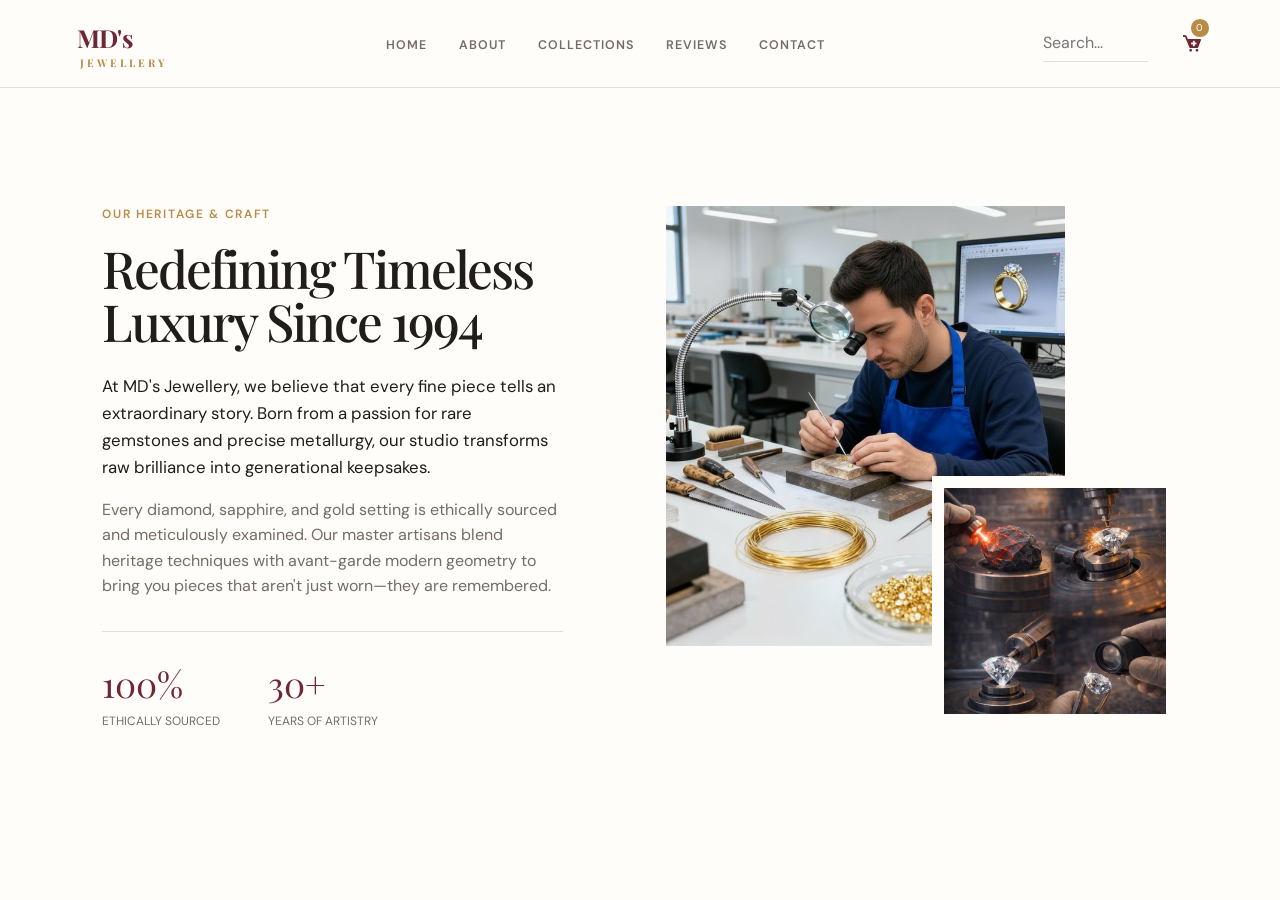
<file: about.html>
<!DOCTYPE html>
<html lang="en">
<head>
    <meta charset="UTF-8">
    <meta name="viewport" content="width=device-width, initial-scale=1.0">
    <title>MD's JEWELLERY</title>
    <link rel="stylesheet" href="style.css">
    <link href='https://unpkg.com/boxicons@2.1.4/css/boxicons.min.css' rel='stylesheet'>   

</head>
<body>

   <!-- Header / Navbar Section -->
    <header class="navbar">
        <div class="logo">MD's<span>Jewellery</span></div>
        <nav class="nav-menu">
            <ul class="nav-links">
                <li><a href="#home">Home</a></li>
                <li><a href="#about">About</a></li>
                <li><a href="#collections">Collections</a></li>
                <li><a href="#reviews">Reviews</a></li>
                <li><a href="#contact">Contact</a></li>
            </ul>
        </nav>
        
        
        <div class="nav-icons">
            <input type="text" name="search" placeholder="Search...">
            <a href="#"><i class="fas fa-search"></i></a>
            <a href="#" class="cart-icon"></a><i class='bx bxs-cart-add'></i><span class="badge">0</span></a>
        </div>
    </div>
</header>

    <!-- About Section -->
<section id="about" class="about-section">
    <div class="about-container">
        
        <!-- Left Side: Story Content -->
        <div class="about-content">
            <span class="about-subtitle">Our Heritage & Craft</span>
            <h2>Redefining Timeless Luxury Since 1994</h2>
            <p class="about-lead">
                At MD's Jewellery, we believe that every fine piece tells an extraordinary story. Born from a passion for rare gemstones and precise metallurgy, our studio transforms raw brilliance into generational keepsakes.
            </p>
            <p>
                Every diamond, sapphire, and gold setting is ethically sourced and meticulously examined. Our master artisans blend heritage techniques with avant-garde modern geometry to bring you pieces that aren't just worn—they are remembered.
            </p>
            <div class="about-badges">
                <div class="badge-item">
                    <span class="badge-number">100%</span>
                    <span class="badge-text">Ethically Sourced</span>
                </div>
                <div class="badge-item">
                    <span class="badge-number">30+</span>
                    <span class="badge-text">Years of Artistry</span>
                </div>
            </div>
        </div>

        <!-- Right Side: Imagery Layout -->
        <div class="about-images">
            <div class="image-wrapper main-img">
                <img src="images/j6.jpg" alt="Master jeweler crafting a custom gold piece">
            </div>
            <div class="image-wrapper detail-img">
                <img src="images/j7.jpg" alt="Close-up diamond detail work">
            </div>
        </div>

    </div>
</section>

</body>
</html>
</file>
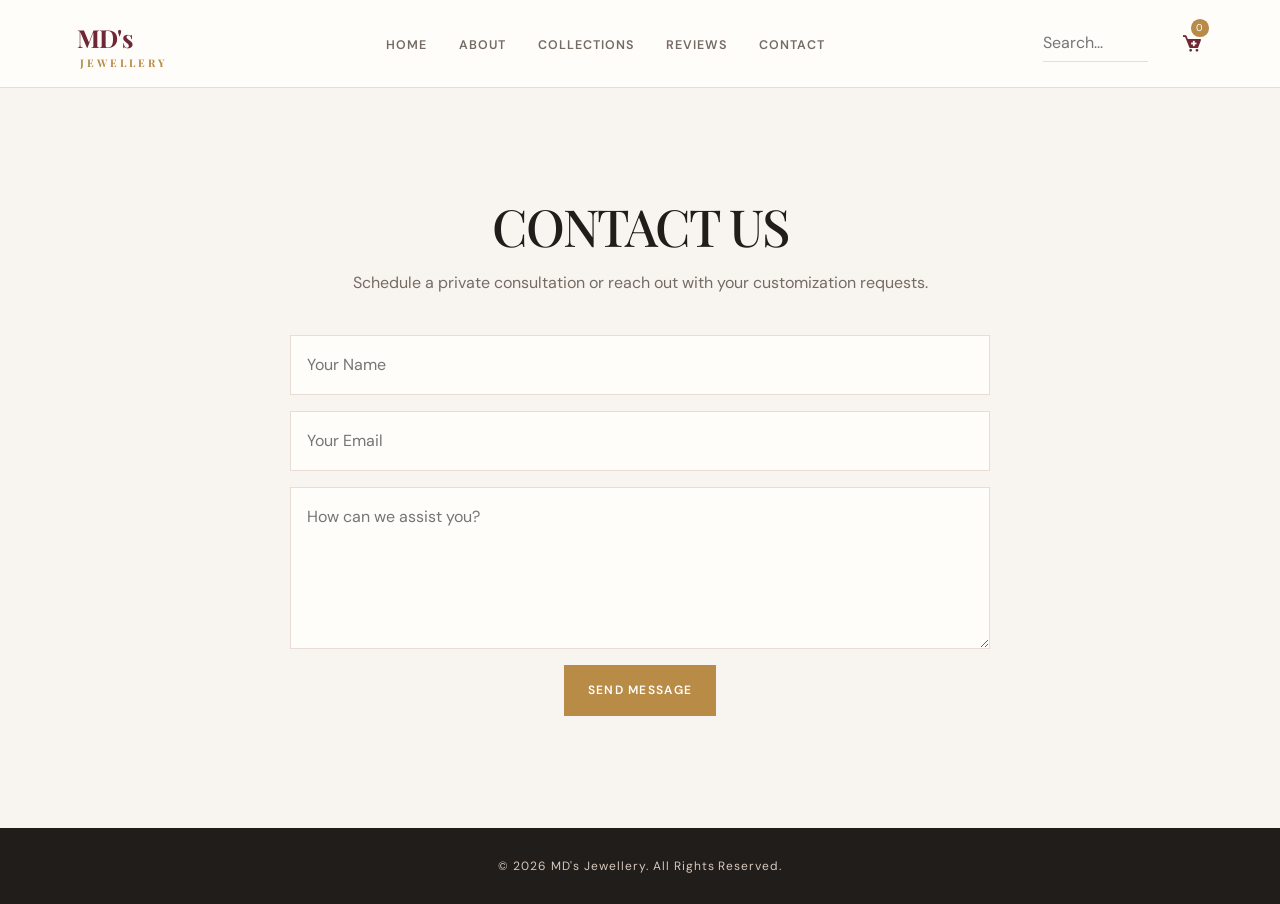
<file: contact.html>
<!DOCTYPE html>
<html lang="en">
<head>
    <meta charset="UTF-8">
    <meta name="viewport" content="width=device-width, initial-scale=1.0">
    <title>MD's JEWELLERY</title>
    <link rel="stylesheet" href="style.css">
    <link href='https://unpkg.com/boxicons@2.1.4/css/boxicons.min.css' rel='stylesheet'>   

</head>
<body>

   <!-- Header / Navbar Section -->
    <header class="navbar">
        <div class="logo">MD's<span>Jewellery</span></div>
        <nav class="nav-menu">
            <ul class="nav-links">
                <li><a href="#home">Home</a></li>
                <li><a href="#about">About</a></li>
                <li><a href="#collections">Collections</a></li>
                <li><a href="#reviews">Reviews</a></li>
                <li><a href="#contact">Contact</a></li>
            </ul>
        </nav>
        
        
        <div class="nav-icons">
            <input type="text" name="search" placeholder="Search...">
            <a href="#"><i class="fas fa-search"></i></a>
            <a href="#" class="cart-icon"></a><i class='bx bxs-cart-add'></i><span class="badge">0</span></a>
        </div>
    </div>
</header>
    <!-- Contact Section -->
    <section id="contact" class="contact-section">
        <div class="contact-container">
            <h2>CONTACT US</h2>
            <p>Schedule a private consultation or reach out with your customization requests.</p>
            <form class="contact-form">
                <input type="text" placeholder="Your Name" required>
                <input type="email" placeholder="Your Email" required>
                <textarea placeholder="How can we assist you?" rows="5" required></textarea>
                <button type="submit" class="btn-primary">Send Message</button>
            </form>
        </div>
    </section>

    <!-- Footer -->
    <footer class="footer">
        <div class="footer-bottom">
            <p>&copy; 2026 MD's Jewellery. All Rights Reserved.</p>
        </div>
    </footer>

</body>
</html>
</file>
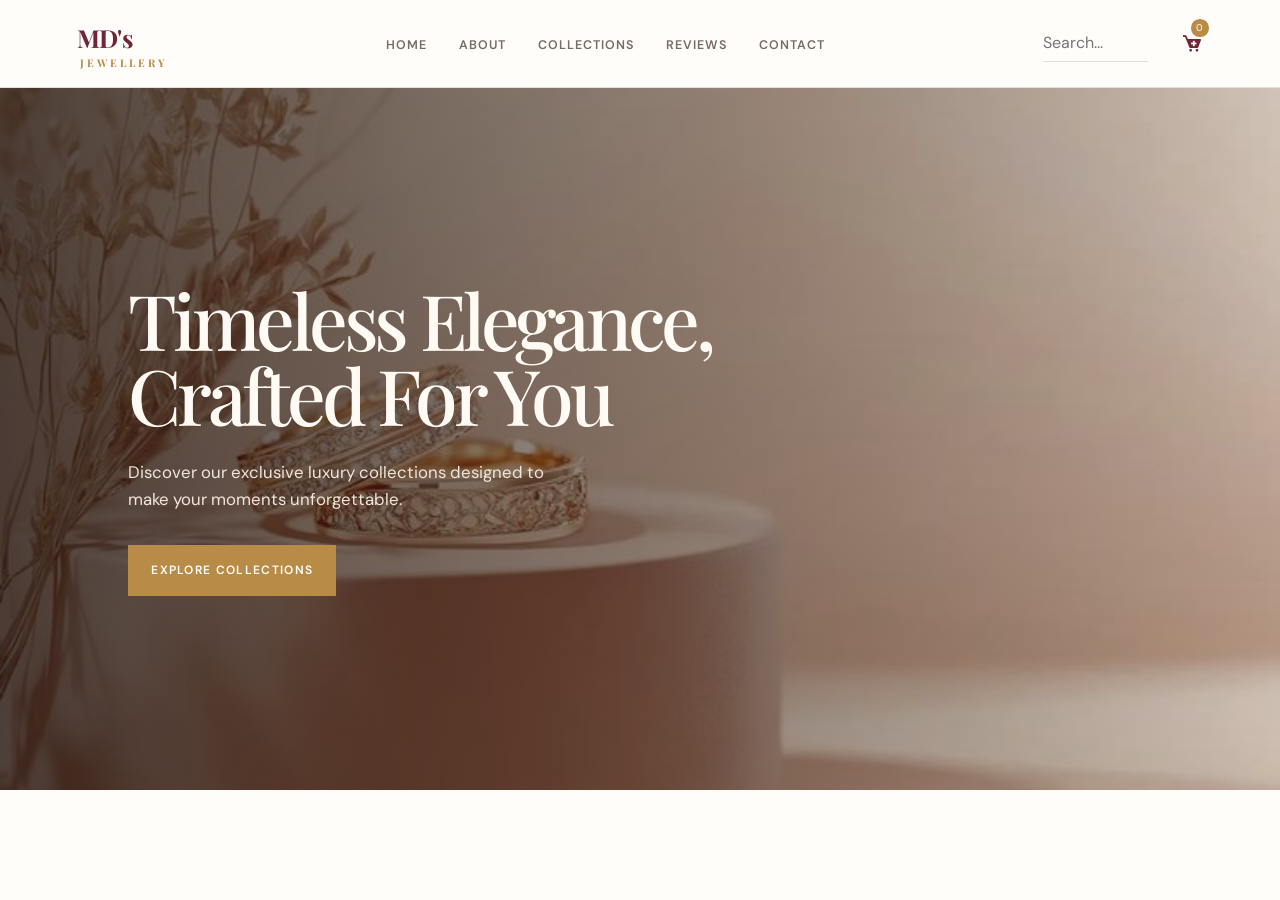
<file: home.html>
<!DOCTYPE html>
<html lang="en">
<head>
    <meta charset="UTF-8">
    <meta name="viewport" content="width=device-width, initial-scale=1.0">
    <title>MD's JEWELLERY</title>
    <link rel="stylesheet" href="style.css">
    <link href='https://unpkg.com/boxicons@2.1.4/css/boxicons.min.css' rel='stylesheet'>   

</head>
<body>

   <!-- Header / Navbar Section -->
    <header class="navbar">
        <div class="logo">MD's<span>Jewellery</span></div>
        <nav class="nav-menu">
            <ul class="nav-links">
                <li><a href="#home">Home</a></li>
                <li><a href="#about">About</a></li>
                <li><a href="#collections">Collections</a></li>
                <li><a href="#reviews">Reviews</a></li>
                <li><a href="#contact">Contact</a></li>
            </ul>
        </nav>
        
        
        <div class="nav-icons">
            <input type="text" name="search" placeholder="Search...">
            <a href="#"><i class="fas fa-search"></i></a>
            <a href="#" class="cart-icon"></a><i class='bx bxs-cart-add'></i><span class="badge">0</span></a>
        </div>
    </div>
</header>

<!-- Hero Section -->
    <section id="home" class="hero-section">
        <div class="hero-content">
            <h1>Timeless Elegance, Crafted For You</h1>
            <p>Discover our exclusive luxury collections designed to make your moments unforgettable.</p>
            <a href="#collections" class="btn-primary">Explore Collections</a>
        </div>
    </section>
</file>
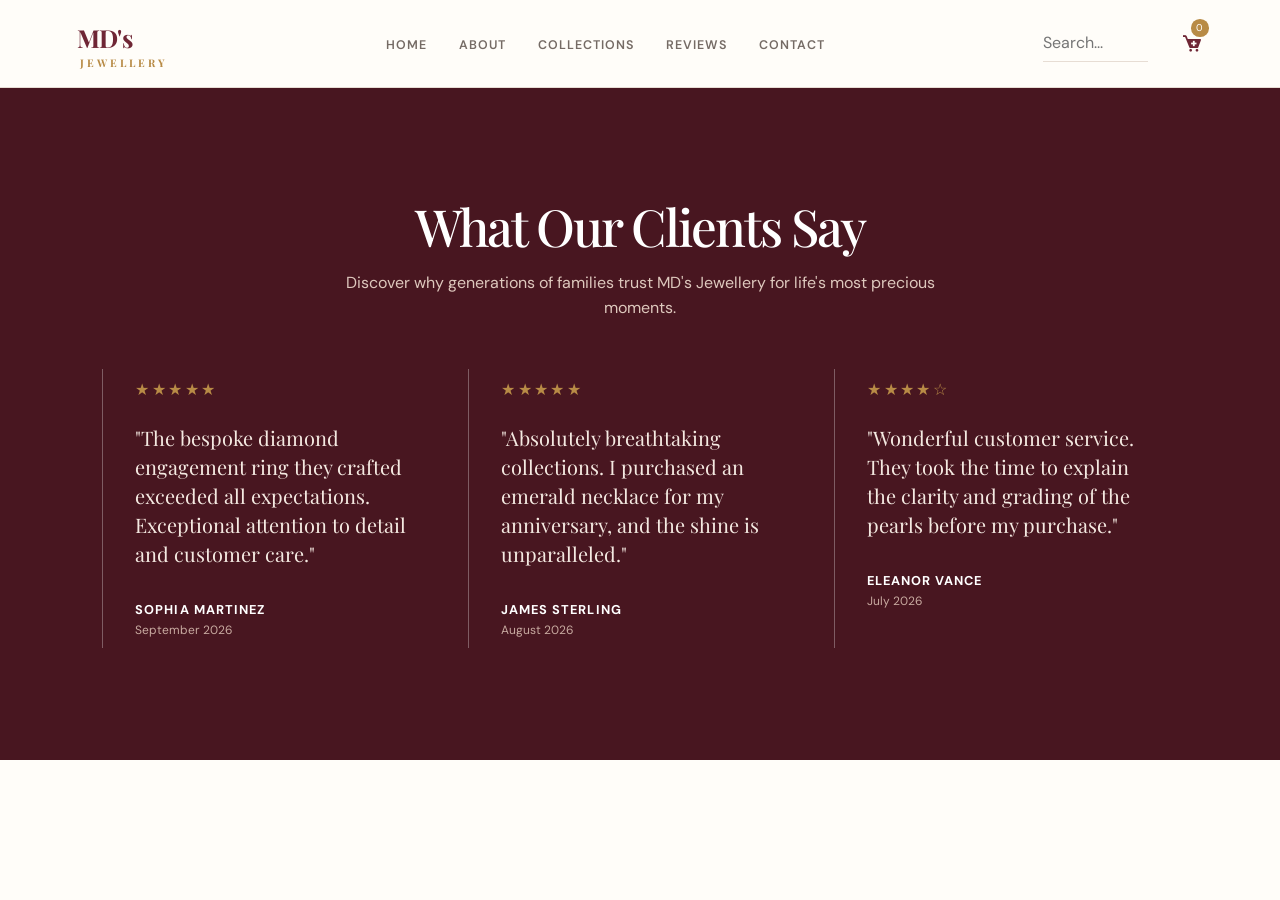
<file: review.html>
<!DOCTYPE html>
<html lang="en">
<head>
    <meta charset="UTF-8">
    <meta name="viewport" content="width=device-width, initial-scale=1.0">
    <title>MD's JEWELLERY</title>
    <link rel="stylesheet" href="style.css">
    <link href='https://unpkg.com/boxicons@2.1.4/css/boxicons.min.css' rel='stylesheet'>   

</head>
<body>

   <!-- Header / Navbar Section -->
    <header class="navbar">
        <div class="logo">MD's<span>Jewellery</span></div>
        <nav class="nav-menu">
            <ul class="nav-links">
                <li><a href="#home">Home</a></li>
                <li><a href="#about">About</a></li>
                <li><a href="#collections">Collections</a></li>
                <li><a href="#reviews">Reviews</a></li>
                <li><a href="#contact">Contact</a></li>
            </ul>
        </nav>
        
        
        <div class="nav-icons">
            <input type="text" name="search" placeholder="Search...">
            <a href="#"><i class="fas fa-search"></i></a>
            <a href="#" class="cart-icon"></a><i class='bx bxs-cart-add'></i><span class="badge">0</span></a>
        </div>
    </div>
</header>

<!-- Reviews / Testimonial Section -->
<section id="reviews" class="reviews-section">
    <div class="container">
        <div class="section-header">
            <h2>What Our Clients Say</h2>
            <p>Discover why generations of families trust MD's Jewellery for life's most precious moments.</p>
        </div>

        <div class="reviews-grid">
            <!-- Review Card 1 -->
            <div class="review-card">
                <div class="stars">
                    <span>&#9733;</span><span>&#9733;</span><span>&#9733;</span><span>&#9733;</span><span>&#9733;</span>
                </div>
                <p class="review-text">"The bespoke diamond engagement ring they crafted exceeded all expectations. Exceptional attention to detail and customer care."</p>
                <div class="reviewer-info">
                    <h4 class="reviewer-name">Sophia Martinez</h4>
                    <span class="review-date">September 2026</span>
                </div>
            </div>

            <!-- Review Card 2 -->
            <div class="review-card">
                <div class="stars">
                    <span>&#9733;</span><span>&#9733;</span><span>&#9733;</span><span>&#9733;</span><span>&#9733;</span>
                </div>
                <p class="review-text">"Absolutely breathtaking collections. I purchased an emerald necklace for my anniversary, and the shine is unparalleled."</p>
                <div class="reviewer-info">
                    <h4 class="reviewer-name">James Sterling</h4>
                    <span class="review-date">August 2026</span>
                </div>
            </div>

            <!-- Review Card 3 -->
            <div class="review-card">
                <div class="stars">
                    <span>&#9733;</span><span>&#9733;</span><span>&#9733;</span><span>&#9733;</span><span>&#9734;</span>
                </div>
                <p class="review-text">"Wonderful customer service. They took the time to explain the clarity and grading of the pearls before my purchase."</p>
                <div class="reviewer-info">
                    <h4 class="reviewer-name">Eleanor Vance</h4>
                    <span class="review-date">July 2026</span>
                </div>
            </div>
        </div>
    </div>
</section>

</body>
</html>
</file>
<file: style.css>
@import url('https://fonts.googleapis.com/css2?family=DM+Sans:wght@400;500;600&family=Playfair+Display:wght@500;600;700&display=swap');

:root {
    --ink: #201d1b;
    --muted: #756b65;
    --cream: #f8f4ef;
    --paper: #fffdf9;
    --wine: #6f2635;
    --wine-dark: #481620;
    --gold: #b88b46;
    --line: #e7ddd4;
    --shadow: 0 18px 50px rgba(47, 28, 20, 0.1);
}

* {
    box-sizing: border-box;
    margin: 0;
    padding: 0;
}

html {
    scroll-behavior: smooth;
}

body {
    background: var(--paper);
    color: var(--ink);
    font-family: 'DM Sans', sans-serif;
    line-height: 1.6;
}

img {
    display: block;
    max-width: 100%;
}

a {
    color: inherit;
    text-decoration: none;
}

button,
input,
textarea {
    font: inherit;
}

.navbar {
    align-items: center;
    background: rgba(255, 253, 249, 0.95);
    border-bottom: 1px solid var(--line);
    display: flex;
    gap: 2rem;
    justify-content: space-between;
    padding: 1.15rem 6vw;
    position: sticky;
    top: 0;
    z-index: 10;
}

.logo {
    color: var(--wine);
    font-family: 'Playfair Display', serif;
    font-size: 1.55rem;
    font-weight: 700;
    letter-spacing: -0.03em;
    white-space: nowrap;
}

.logo span {
    color: var(--gold);
    display: block;
    font-size: 0.66rem;
    letter-spacing: 0.28em;
    line-height: 1;
    margin-left: 0.2rem;
    text-transform: uppercase;
}

.nav-links {
    display: flex;
    gap: clamp(1rem, 2.5vw, 2.25rem);
    list-style: none;
}

.nav-links a {
    color: var(--muted);
    font-size: 0.78rem;
    font-weight: 600;
    letter-spacing: 0.08em;
    text-transform: uppercase;
    transition: color 180ms ease;
}

.nav-links a:hover {
    color: var(--wine);
}

.nav-icons {
    align-items: center;
    display: flex;
    gap: 0.7rem;
    position: relative;
}

.nav-icons input {
    background: transparent;
    border: 0;
    border-bottom: 1px solid var(--line);
    color: var(--ink);
    max-width: 105px;
    outline: 0;
    padding: 0.35rem 0;
}

.nav-icons > a:not(.cart-icon) {
    color: var(--wine);
    font-size: 1.2rem;
}

.cart-icon + .bx,
.nav-icons > .bx {
    color: var(--wine);
    font-size: 1.35rem;
}

.badge {
    background: var(--gold);
    border-radius: 50%;
    color: white;
    font-size: 0.62rem;
    height: 1.1rem;
    line-height: 1.1rem;
    position: absolute;
    right: -0.35rem;
    text-align: center;
    top: -0.35rem;
    width: 1.1rem;
}

.hero-section {
    align-items: center;
    background: linear-gradient(90deg, rgba(30, 16, 14, 0.78), rgba(30, 16, 14, 0.17)), url('images/j1.jpg') center/cover;
    display: flex;
    min-height: 78vh;
    padding: 7rem 10vw;
}

.hero-content {
    color: #fffaf4;
    max-width: 610px;
}

.hero-content h1 {
    font-family: 'Playfair Display', serif;
    font-size: clamp(3rem, 6vw, 6rem);
    font-weight: 500;
    letter-spacing: -0.055em;
    line-height: 0.98;
}

.hero-content p {
    color: #f2e6dc;
    font-size: 1.05rem;
    margin: 1.7rem 0 2rem;
    max-width: 450px;
}

.btn-primary,
.btn-secondary,
.add-to-cart-btn {
    border: 0;
    cursor: pointer;
    display: inline-block;
    font-size: 0.75rem;
    font-weight: 600;
    letter-spacing: 0.11em;
    text-transform: uppercase;
    transition: background 180ms ease, transform 180ms ease;
}

.btn-primary {
    background: var(--gold);
    color: white;
    padding: 1rem 1.45rem;
}

.btn-primary:hover,
.btn-secondary:hover,
.add-to-cart-btn:hover {
    background: var(--wine-dark);
    transform: translateY(-2px);
}

.about-section,
.collections-section,
.reviews-section,
.contact-section {
    padding: 7rem 8vw;
}

.about-container {
    align-items: center;
    display: grid;
    gap: clamp(3rem, 8vw, 8rem);
    grid-template-columns: minmax(0, 0.9fr) minmax(360px, 1fr);
    margin: auto;
    max-width: 1200px;
}

.about-subtitle {
    color: var(--gold);
    font-size: 0.75rem;
    font-weight: 600;
    letter-spacing: 0.14em;
    text-transform: uppercase;
}

h2 {
    font-family: 'Playfair Display', serif;
    font-size: clamp(2.2rem, 4vw, 3.5rem);
    font-weight: 500;
    letter-spacing: -0.04em;
    line-height: 1.05;
}

.about-content h2 {
    margin: 1rem 0 1.5rem;
}

.about-content p {
    color: var(--muted);
    margin-bottom: 1rem;
}

.about-lead {
    color: var(--ink) !important;
    font-size: 1.05rem;
}

.about-badges {
    border-top: 1px solid var(--line);
    display: flex;
    gap: 3rem;
    margin-top: 2rem;
    padding-top: 1.5rem;
}

.badge-item {
    display: flex;
    flex-direction: column;
}

.badge-number {
    color: var(--wine);
    font-family: 'Playfair Display', serif;
    font-size: 2.2rem;
}

.badge-text {
    color: var(--muted);
    font-size: 0.75rem;
    text-transform: uppercase;
}

.about-images {
    min-height: 520px;
    position: relative;
}

.image-wrapper {
    overflow: hidden;
}

.image-wrapper img {
    height: 100%;
    object-fit: cover;
    transition: transform 500ms ease;
    width: 100%;
}

.image-wrapper:hover img,
.card-img:hover {
    transform: scale(1.04);
}

.main-img {
    height: 440px;
    width: 78%;
}

.detail-img {
    border: 12px solid var(--paper);
    bottom: 0;
    height: 250px;
    position: absolute;
    right: 0;
    width: 48%;
}

.collections-section {
    background: var(--cream);
}

.section-title {
    margin: 0 auto 3rem;
    max-width: 560px;
    text-align: center;
}

.collection-grid,
.reviews-grid {
    display: grid;
    gap: 1.4rem;
    grid-template-columns: repeat(4, 1fr);
    margin: auto;
    max-width: 1250px;
}

.collection-card {
    background: var(--paper);
    padding-bottom: 1.4rem;
    text-align: center;
}

.card-img {
    background-position: center;
    background-size: cover;
    height: 280px;
    transition: transform 500ms ease;
}

.collection-card h3 {
    font-size: 0.76rem;
    letter-spacing: 0.07em;
    margin: 1.2rem 0 0.65rem;
}

.price-box {
    align-items: center;
    display: flex;
    gap: 0.6rem;
    justify-content: center;
    margin-bottom: 1rem;
}

.price {
    color: var(--wine);
    font-weight: 600;
}

.old-price {
    color: #9c9189;
    font-size: 0.8rem;
    text-decoration: line-through;
}

.btn-secondary,
.add-to-cart-btn {
    background: var(--wine);
    color: white;
    margin: 0.2rem;
    padding: 0.7rem 0.85rem;
}

.add-to-cart-btn {
    background: transparent;
    border: 1px solid var(--wine);
    color: var(--wine);
}

.add-to-cart-btn:hover {
    color: white;
}

.reviews-section {
    background: var(--wine-dark);
    color: white;
}

.section-header {
    margin: auto auto 3rem;
    max-width: 620px;
    text-align: center;
}

.section-header h2 {
    margin-bottom: 1rem;
}

.section-header p {
    color: #dec8bd;
}

.reviews-grid {
    grid-template-columns: repeat(3, 1fr);
}

.review-card {
    border-left: 1px solid rgba(255, 255, 255, 0.3);
    padding: 0.5rem 1.5rem 0.5rem 2rem;
}

.stars {
    color: var(--gold);
    letter-spacing: 0.15em;
}

.review-text {
    color: #f4e9e1;
    font-family: 'Playfair Display', serif;
    font-size: 1.25rem;
    line-height: 1.45;
    margin: 1.3rem 0 2rem;
}

.reviewer-info {
    display: flex;
    flex-direction: column;
}

.reviewer-name {
    font-size: 0.8rem;
    letter-spacing: 0.08em;
    text-transform: uppercase;
}

.review-date {
    color: #c8aaa0;
    font-size: 0.75rem;
}

.contact-section {
    background: var(--cream);
    text-align: center;
}

.contact-container {
    margin: auto;
    max-width: 700px;
}

.contact-container > p {
    color: var(--muted);
    margin: 1rem auto 2.5rem;
}

.contact-form {
    display: grid;
    gap: 1rem;
    text-align: left;
}

.contact-form input,
.contact-form textarea {
    background: var(--paper);
    border: 1px solid var(--line);
    color: var(--ink);
    outline: 0;
    padding: 1rem;
    resize: vertical;
}

.contact-form input:focus,
.contact-form textarea:focus {
    border-color: var(--gold);
}

.contact-form .btn-primary {
    justify-self: center;
}

.footer {
    background: var(--ink);
    color: #d8c7bc;
    padding: 1.8rem 6vw;
    text-align: center;
}

.footer p {
    font-size: 0.75rem;
    letter-spacing: 0.08em;
}

@media (max-width: 980px) {
    .navbar {
        flex-wrap: wrap;
    }

    .nav-menu {
        order: 3;
        width: 100%;
    }

    .nav-links {
        justify-content: center;
    }

    .collection-grid {
        grid-template-columns: repeat(2, 1fr);
    }

    .about-container {
        grid-template-columns: 1fr;
    }

    .about-images {
        margin: auto;
        max-width: 650px;
        width: 100%;
    }
}

@media (max-width: 640px) {
    .navbar {
        gap: 1rem;
        padding: 1rem 5vw;
    }

    .nav-links {
        flex-wrap: wrap;
        gap: 0.65rem 1rem;
    }

    .nav-links a {
        font-size: 0.66rem;
    }

    .nav-icons input {
        max-width: 80px;
    }

    .hero-section {
        min-height: 68vh;
        padding: 5rem 8vw;
    }

    .about-section,
    .collections-section,
    .reviews-section,
    .contact-section {
        padding: 5rem 6vw;
    }

    .collection-grid,
    .reviews-grid {
        grid-template-columns: 1fr;
    }

    .about-images {
        min-height: 390px;
    }

    .main-img {
        height: 330px;
    }

    .detail-img {
        height: 180px;
    }

    .review-card {
        padding: 1.5rem 0 1.5rem 1.25rem;
    }
}
</file>
